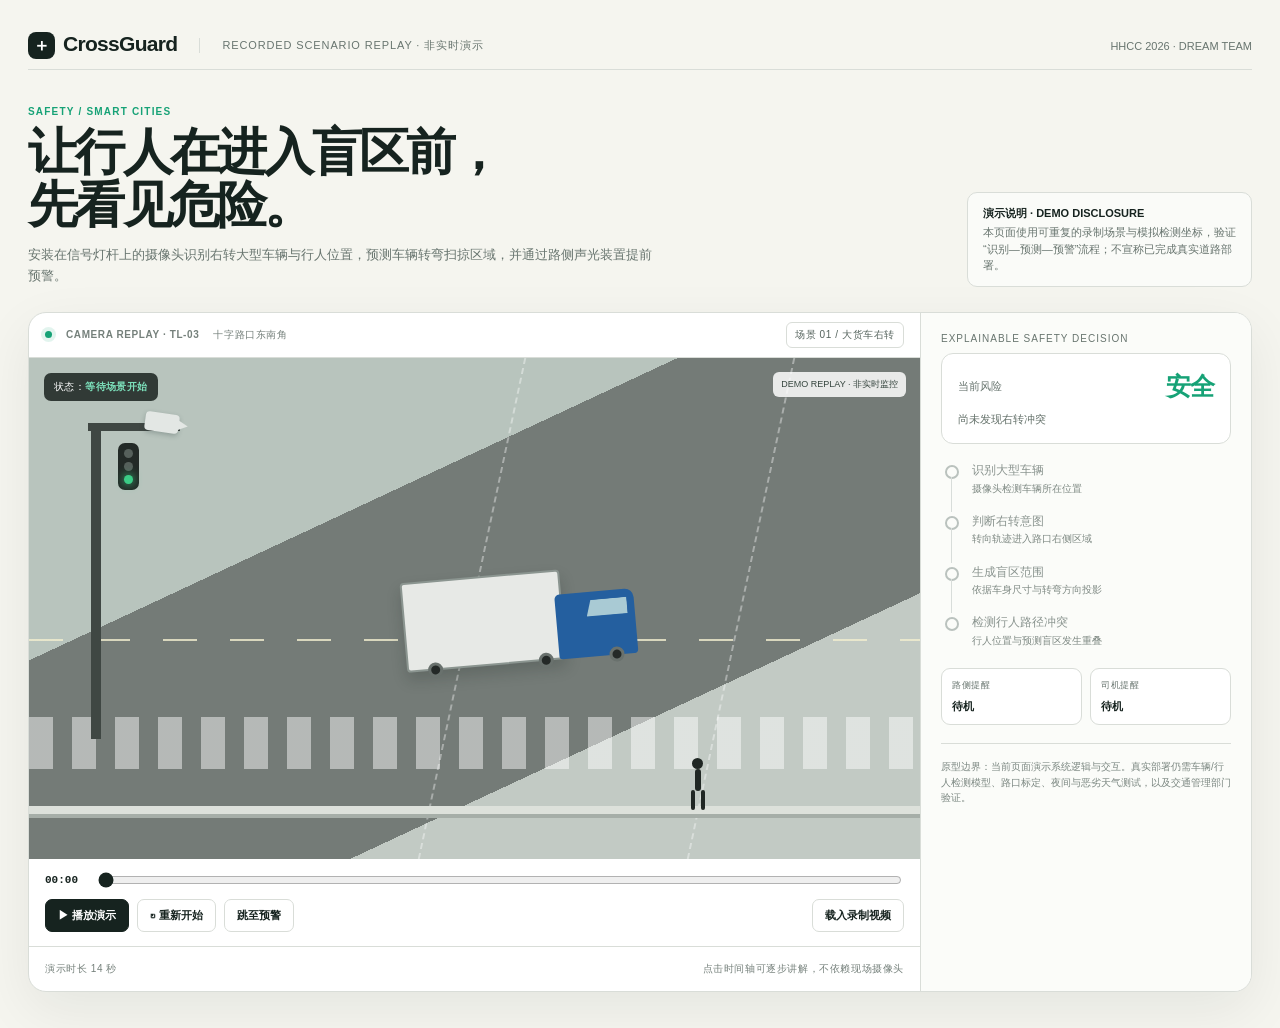
<file: index.html>
<!doctype html>
<html lang="zh-CN">
<head>
  <meta charset="utf-8">
  <meta name="viewport" content="width=device-width,initial-scale=1">
  <title>CrossGuard · 右转盲区预警演示</title>
  <style>
    :root{--ink:#16231f;--muted:#68756f;--paper:#f5f5ef;--white:#fff;--line:#d9ddd8;--green:#16a276;--amber:#f5a623;--red:#e94b3c;--road:#555b59;--blue:#3375ee}
    *{box-sizing:border-box}body{margin:0;background:var(--paper);color:var(--ink);font-family:Inter,"PingFang SC","Microsoft YaHei",Arial,sans-serif}button,input{font:inherit}.app{min-height:100vh;max-width:1440px;margin:auto;padding:22px 28px 36px}.topbar{display:flex;align-items:center;height:48px;border-bottom:1px solid var(--line)}.brand{font-size:21px;font-weight:850;letter-spacing:-.7px}.brand-mark{display:inline-grid;place-items:center;width:27px;height:27px;margin-right:8px;background:var(--ink);color:white;border-radius:8px;font-size:17px}.topbar .mode{margin-left:22px;padding-left:22px;border-left:1px solid var(--line);font-size:11px;color:var(--muted);letter-spacing:.08em}.topbar .event{margin-left:auto;font-size:11px;color:var(--muted)}.hero{display:flex;justify-content:space-between;gap:30px;align-items:end;padding:36px 0 25px}.eyebrow{margin:0 0 9px;font-size:10px;font-weight:750;letter-spacing:.12em;color:var(--green)}h1{margin:0;font-size:clamp(31px,4vw,50px);line-height:1.06;letter-spacing:-.055em}.hero-copy{max-width:630px;margin:12px 0 0;color:var(--muted);font-size:13px;line-height:1.65}.truth-label{flex:0 0 285px;padding:12px 15px;border:1px solid var(--line);border-radius:10px;background:#fafbf8;font-size:11px;line-height:1.5;color:var(--muted)}.truth-label b{display:block;margin-bottom:3px;color:var(--ink)}.workspace{display:grid;grid-template-columns:minmax(0,1fr) 330px;background:var(--white);border:1px solid var(--line);border-radius:18px;overflow:hidden;box-shadow:0 18px 55px rgba(19,34,28,.07)}.viewer{min-width:0;border-right:1px solid var(--line)}.viewer-head,.viewer-foot{height:45px;display:flex;align-items:center;gap:14px;padding:0 16px;color:#75807b;font-size:10px;letter-spacing:.06em}.viewer-head{border-bottom:1px solid var(--line)}.viewer-foot{border-top:1px solid var(--line)}.status-dot{width:7px;height:7px;border-radius:50%;background:var(--green);box-shadow:0 0 0 4px rgba(22,162,118,.12)}.head-spacer{margin-left:auto}.scenario-badge{padding:5px 8px;border:1px solid var(--line);border-radius:6px;color:#56645e}.stage{position:relative;overflow:hidden;aspect-ratio:16/9;background:#cdd2ce}.video{position:absolute;inset:0;width:100%;height:100%;object-fit:cover;display:none;filter:saturate(.75) contrast(.98)}.video.visible{display:block}.fallback{position:absolute;inset:0;background:linear-gradient(155deg,#b8c4bd 0 33%,#747b77 33% 71%,#c2cac4 71%)}.fallback:before{content:"";position:absolute;left:0;right:0;top:56%;height:2px;background:repeating-linear-gradient(90deg,#f2eecf 0 34px,transparent 34px 67px);opacity:.8}.fallback:after{content:"";position:absolute;right:20%;top:0;bottom:0;width:30%;border-left:2px dashed rgba(255,255,255,.38);border-right:2px dashed rgba(255,255,255,.38);transform:skewX(-12deg)}.crosswalk{position:absolute;z-index:2;left:0;right:0;bottom:18%;height:52px;background:repeating-linear-gradient(90deg,rgba(255,255,255,.76) 0 24px,transparent 24px 43px);opacity:.62}.curb{position:absolute;z-index:2;left:0;right:0;bottom:9%;height:8px;background:#dde1db;box-shadow:0 4px #a6aea8}.pole{position:absolute;z-index:6;left:7%;top:13%;width:10px;height:63%;background:#3f4743}.pole:before{content:"";position:absolute;top:0;left:-3px;width:92px;height:8px;background:#3f4743}.camera{position:absolute;z-index:7;left:13%;top:11%;width:34px;height:19px;border-radius:4px;background:#e3e7e4;transform:rotate(8deg);box-shadow:0 2px 5px #2334}.camera:after{content:"";position:absolute;right:-9px;top:5px;border-left:10px solid #e3e7e4;border-top:5px solid transparent;border-bottom:5px solid transparent}.signal{position:absolute;z-index:7;left:10%;top:17%;display:grid;gap:4px;padding:6px;background:#232a27;border-radius:7px}.signal i{width:9px;height:9px;border-radius:50%;background:#56605b}.signal i:last-child{background:#3bcc86;box-shadow:0 0 10px #3bcc86}.truck{position:absolute;z-index:5;left:42%;top:43%;width:26%;height:18%;transform:rotate(-5deg);transition:all .65s ease}.truck .box{position:absolute;left:0;bottom:0;width:69%;height:100%;background:#e7e9e6;border:2px solid #8b9590;border-radius:4px;box-shadow:0 8px 15px #17251e33}.truck .cab{position:absolute;right:0;bottom:0;width:34%;height:72%;background:#245f9f;border-radius:5px 9px 4px 3px}.truck .cab:before{content:"";position:absolute;right:7px;top:8px;width:52%;height:25%;background:#a9cad4;clip-path:polygon(12% 0,100% 0,100% 100%,0 100%)}.truck .wheel{position:absolute;bottom:-7px;width:15px;height:15px;border-radius:50%;background:#242927;border:3px solid #69716d}.truck .w1{left:9%}.truck .w2{left:57%}.truck .w3{right:6%}.truck.turning{left:48%;top:47%;transform:rotate(13deg)}.person{position:absolute;z-index:7;left:74%;bottom:12%;width:19px;height:41px;transition:all .7s linear}.person:before{content:"";position:absolute;left:4px;top:0;width:11px;height:11px;border-radius:50%;background:#202724}.person:after{content:"";position:absolute;left:7px;top:11px;width:6px;height:22px;border-radius:5px;background:#202724;box-shadow:-5px 20px 0 -1px #202724,5px 20px 0 -1px #202724}.person.entering{left:61%;bottom:22%}.blind-zone{position:absolute;z-index:4;left:55%;top:42%;width:30%;height:42%;background:linear-gradient(135deg,rgba(245,166,35,.07),rgba(233,75,60,.27));clip-path:polygon(0 0,44% 7%,100% 100%,3% 76%);border-bottom:2px dashed rgba(233,75,60,.9);opacity:0;transition:opacity .3s}.blind-zone.visible{opacity:1}.blind-zone span{position:absolute;right:8%;bottom:14%;padding:4px 7px;background:rgba(33,37,34,.82);border-radius:4px;color:#fff;font-size:9px;letter-spacing:.08em}.track-box{position:absolute;z-index:8;border:2px solid var(--blue);opacity:0;transition:all .65s ease}.track-box.show{opacity:1}.truck-track{left:41%;top:40%;width:29%;height:23%}.truck-track.turning{left:47%;top:44%;transform:rotate(13deg)}.person-track{left:73%;bottom:10%;width:27px;height:58px;border-color:var(--green)}.person-track.entering{left:60%;bottom:20%}.track-box label{position:absolute;left:-2px;top:-21px;padding:3px 6px;background:currentColor;color:white;font-size:9px;white-space:nowrap}.stage-chip{position:absolute;z-index:12;top:15px;left:15px;padding:7px 10px;border-radius:7px;background:rgba(20,29,25,.82);color:white;font-size:10px;letter-spacing:.04em}.stage-chip b{color:#7ce0bb}.warning{position:absolute;z-index:15;left:50%;bottom:8%;transform:translateX(-50%) translateY(12px);width:min(430px,76%);padding:14px 18px;background:#231d1c;border:2px solid var(--red);border-radius:10px;color:white;display:flex;align-items:center;gap:13px;opacity:0;transition:.25s}.warning.show{opacity:1;transform:translateX(-50%) translateY(0)}.warning-icon{display:grid;place-items:center;flex:0 0 34px;height:34px;border-radius:50%;background:var(--red);font-weight:900}.warning strong{display:block;font-size:16px}.warning small{color:#d7cfcc}.scrim-note{position:absolute;z-index:12;right:14px;top:14px;padding:6px 8px;background:rgba(255,255,255,.84);border-radius:6px;color:#34443d;font-size:9px}.timeline{padding:11px 16px 14px}.timeline-head{display:flex;align-items:center;gap:12px}.timecode{font:700 11px ui-monospace,Consolas,monospace;width:42px}.range{width:100%;accent-color:var(--ink)}.play-controls{display:flex;gap:8px;margin-top:9px}.btn{border:1px solid var(--line);background:white;color:var(--ink);border-radius:7px;padding:8px 12px;font-size:11px;font-weight:700;cursor:pointer}.btn:hover{border-color:#9ca8a2}.btn.primary{background:var(--ink);border-color:var(--ink);color:white}.upload{margin-left:auto}.upload input{display:none}.console{padding:20px;background:#fbfcf9}.console-kicker{font-size:10px;letter-spacing:.1em;color:var(--muted)}.risk{margin:9px 0 18px;padding:16px;border:1px solid var(--line);border-radius:12px;background:white;transition:.25s}.risk-row{display:flex;justify-content:space-between;align-items:center}.risk span{font-size:11px;color:var(--muted)}.risk strong{font-size:25px;color:var(--green);letter-spacing:-.04em}.risk.high{border-color:#f0a39c;background:#fff7f5}.risk.high strong{color:var(--red)}.risk p{margin:8px 0 0;font-size:11px;line-height:1.5;color:#637069}.logic{margin:0;padding:0;list-style:none}.logic li{position:relative;padding:0 0 18px 31px;color:#8a948f;font-size:12px;line-height:1.35}.logic li:before{content:"";position:absolute;left:4px;top:3px;width:10px;height:10px;border:2px solid #bac2be;border-radius:50%;background:#fbfcf9}.logic li:not(:last-child):after{content:"";position:absolute;left:10px;top:15px;bottom:1px;width:1px;background:#d8ddda}.logic li.active{color:var(--ink);font-weight:700}.logic li.active:before{border-color:var(--green);background:var(--green);box-shadow:0 0 0 4px rgba(22,162,118,.11)}.logic li.alert.active:before{border-color:var(--red);background:var(--red);box-shadow:0 0 0 4px rgba(233,75,60,.11)}.logic small{display:block;margin-top:3px;color:#7e8983;font-weight:400}.outputs{display:grid;grid-template-columns:1fr 1fr;gap:8px;margin-top:3px}.output{padding:10px;border:1px solid var(--line);border-radius:9px;background:white}.output span{display:block;margin-bottom:4px;color:var(--muted);font-size:9px;letter-spacing:.06em}.output b{font-size:11px}.output.on{border-color:#ee9f97;background:#fff4f2}.output.on b{color:var(--red)}.disclosure{margin:18px 0 0;padding-top:15px;border-top:1px solid var(--line);color:#7b8781;font-size:10px;line-height:1.55}.footer-copy{margin-left:auto}.pulse{animation:pulse .55s ease-in-out infinite alternate}@keyframes pulse{to{box-shadow:0 0 0 8px rgba(233,75,60,.14)}}@media(max-width:900px){.app{padding:14px}.hero{display:block}.truth-label{margin-top:18px}.workspace{grid-template-columns:1fr}.viewer{border-right:0}.console{border-top:1px solid var(--line)}.topbar .mode{display:none}}
  </style>
</head>
<body>
<main class="app">
  <header class="topbar">
    <div class="brand"><span class="brand-mark">＋</span>CrossGuard</div>
    <div class="mode">RECORDED SCENARIO REPLAY · 非实时演示</div>
    <div class="event">HHCC 2026 · DREAM TEAM</div>
  </header>

  <section class="hero">
    <div><p class="eyebrow">SAFETY / SMART CITIES</p><h1>让行人在进入盲区前，<br>先看见危险。</h1><p class="hero-copy">安装在信号灯杆上的摄像头识别右转大型车辆与行人位置，预测车辆转弯扫掠区域，并通过路侧声光装置提前预警。</p></div>
    <div class="truth-label"><b>演示说明 · DEMO DISCLOSURE</b>本页面使用可重复的录制场景与模拟检测坐标，验证“识别—预测—预警”流程；不宣称已完成真实道路部署。</div>
  </section>

  <section class="workspace">
    <div class="viewer">
      <div class="viewer-head"><span class="status-dot"></span><b>CAMERA REPLAY · TL-03</b><span>十字路口东南角</span><span class="head-spacer"></span><span class="scenario-badge">场景 01 / 大货车右转</span></div>
      <div class="stage" id="stage">
        <video id="video" class="video" muted playsinline></video>
        <div id="fallback" class="fallback"></div><div class="crosswalk"></div><div class="curb"></div><div class="pole"></div><div class="camera"></div><div class="signal"><i></i><i></i><i></i></div>
        <div id="truck" class="truck"><div class="box"></div><div class="cab"></div><div class="wheel w1"></div><div class="wheel w2"></div><div class="wheel w3"></div></div>
        <div id="person" class="person"></div><div id="zone" class="blind-zone"><span>预测盲区</span></div>
        <div id="truckTrack" class="track-box truck-track"><label>大型车辆</label></div><div id="personTrack" class="track-box person-track"><label>行人</label></div>
        <div class="stage-chip">状态：<b id="stageState">等待场景开始</b></div><div class="scrim-note">DEMO REPLAY · 非实时监控</div>
        <div id="warning" class="warning"><div class="warning-icon pulse">!</div><div><strong>请勿进入右转盲区</strong><small>WARNING · RIGHT-TURNING TRUCK</small></div></div>
      </div>
      <div class="timeline">
        <div class="timeline-head"><span id="timecode" class="timecode">00:00</span><input id="scrubber" class="range" type="range" min="0" max="140" value="0" aria-label="Scenario timeline"></div>
        <div class="play-controls"><button id="play" class="btn primary">▶ 播放演示</button><button id="restart" class="btn">↻ 重新开始</button><button id="jump" class="btn">跳至预警</button><label class="btn upload">载入录制视频<input id="upload" type="file" accept="video/*"></label></div>
      </div>
      <div class="viewer-foot"><span>演示时长 14 秒</span><span class="footer-copy">点击时间轴可逐步讲解，不依赖现场摄像头</span></div>
    </div>

    <aside class="console">
      <div class="console-kicker">EXPLAINABLE SAFETY DECISION</div>
      <div id="risk" class="risk"><div class="risk-row"><span>当前风险</span><strong id="riskLabel">安全</strong></div><p id="riskReason">尚未发现右转冲突</p></div>
      <ol class="logic">
        <li id="step1">识别大型车辆<small>摄像头检测车辆所在位置</small></li>
        <li id="step2">判断右转意图<small>转向轨迹进入路口右侧区域</small></li>
        <li id="step3">生成盲区范围<small>依据车身尺寸与转弯方向投影</small></li>
        <li id="step4" class="alert">检测行人路径冲突<small>行人位置与预测盲区发生重叠</small></li>
      </ol>
      <div class="outputs"><div id="roadOutput" class="output"><span>路侧提醒</span><b>待机</b></div><div id="driverOutput" class="output"><span>司机提醒</span><b>待机</b></div></div>
      <p class="disclosure">原型边界：当前页面演示系统逻辑与交互。真实部署仍需车辆/行人检测模型、路口标定、夜间与恶劣天气测试，以及交通管理部门验证。</p>
    </aside>
  </section>
</main>
<script>
  const duration=14;
  const ui={play:document.querySelector('#play'),restart:document.querySelector('#restart'),jump:document.querySelector('#jump'),scrubber:document.querySelector('#scrubber'),timecode:document.querySelector('#timecode'),truck:document.querySelector('#truck'),person:document.querySelector('#person'),zone:document.querySelector('#zone'),truckTrack:document.querySelector('#truckTrack'),personTrack:document.querySelector('#personTrack'),warning:document.querySelector('#warning'),risk:document.querySelector('#risk'),riskLabel:document.querySelector('#riskLabel'),riskReason:document.querySelector('#riskReason'),stageState:document.querySelector('#stageState'),roadOutput:document.querySelector('#roadOutput'),driverOutput:document.querySelector('#driverOutput'),video:document.querySelector('#video'),fallback:document.querySelector('#fallback'),upload:document.querySelector('#upload')};
  let elapsed=0,playing=false,lastFrame=0,objectUrl=null;
  const active=(id,on)=>document.querySelector(id).classList.toggle('active',on);
  function render(t){
    const truckSeen=t>=2,turnKnown=t>=4,zoneShown=t>=5.5,personMoves=t>=6.5,conflict=t>=8&&t<12.2,resolved=t>=12.2;
    ui.truckTrack.classList.toggle('show',truckSeen);ui.truck.classList.toggle('turning',turnKnown);ui.truckTrack.classList.toggle('turning',turnKnown);
    ui.zone.classList.toggle('visible',zoneShown);ui.person.classList.toggle('entering',personMoves);ui.personTrack.classList.toggle('show',t>=6);ui.personTrack.classList.toggle('entering',personMoves);ui.warning.classList.toggle('show',conflict);
    active('#step1',truckSeen);active('#step2',turnKnown);active('#step3',zoneShown);active('#step4',conflict);
    ui.risk.classList.toggle('high',conflict);ui.roadOutput.classList.toggle('on',conflict);ui.driverOutput.classList.toggle('on',conflict);
    ui.riskLabel.textContent=conflict?'危险':'安全';ui.riskReason.textContent=conflict?'行人进入大型车辆右转预测盲区':resolved?'行人已退出危险区域':'尚未发现右转冲突';
    ui.roadOutput.querySelector('b').textContent=conflict?'红灯闪烁＋语音':'待机';ui.driverOutput.querySelector('b').textContent=conflict?'盲区冲突提醒':'待机';
    ui.stageState.textContent=conflict?'预警已触发':resolved?'风险解除':zoneShown?'正在检查路径重叠':turnKnown?'已识别右转意图':truckSeen?'已识别大型车辆':'等待场景开始';
    ui.timecode.textContent='00:'+String(Math.floor(t)).padStart(2,'0');ui.scrubber.value=Math.round(t*10);
  }
  function frame(now){if(playing){if(!lastFrame)lastFrame=now;elapsed+=(now-lastFrame)/1000;lastFrame=now;if(elapsed>=duration){elapsed=duration;playing=false;ui.play.textContent='▶ 再次播放'}render(elapsed)}requestAnimationFrame(frame)}
  function setPlaying(next){playing=next;lastFrame=0;ui.play.textContent=playing?'❚❚ 暂停':'▶ 继续播放'}
  ui.play.addEventListener('click',()=>{if(elapsed>=duration)elapsed=0;setPlaying(!playing)});
  ui.restart.addEventListener('click',()=>{setPlaying(false);elapsed=0;render(elapsed);ui.play.textContent='▶ 播放演示'});
  ui.jump.addEventListener('click',()=>{setPlaying(false);elapsed=8.5;render(elapsed);ui.play.textContent='▶ 继续播放'});
  ui.scrubber.addEventListener('input',event=>{setPlaying(false);elapsed=Number(event.target.value)/10;render(elapsed);ui.play.textContent='▶ 继续播放'});
  ui.upload.addEventListener('change',event=>{const file=event.target.files[0];if(!file)return;if(objectUrl)URL.revokeObjectURL(objectUrl);objectUrl=URL.createObjectURL(file);ui.video.src=objectUrl;ui.video.classList.add('visible');ui.fallback.style.opacity='.18';ui.video.play().catch(()=>{});});
  render(0);requestAnimationFrame(frame);
</script>
</body>
</html>
</file>
